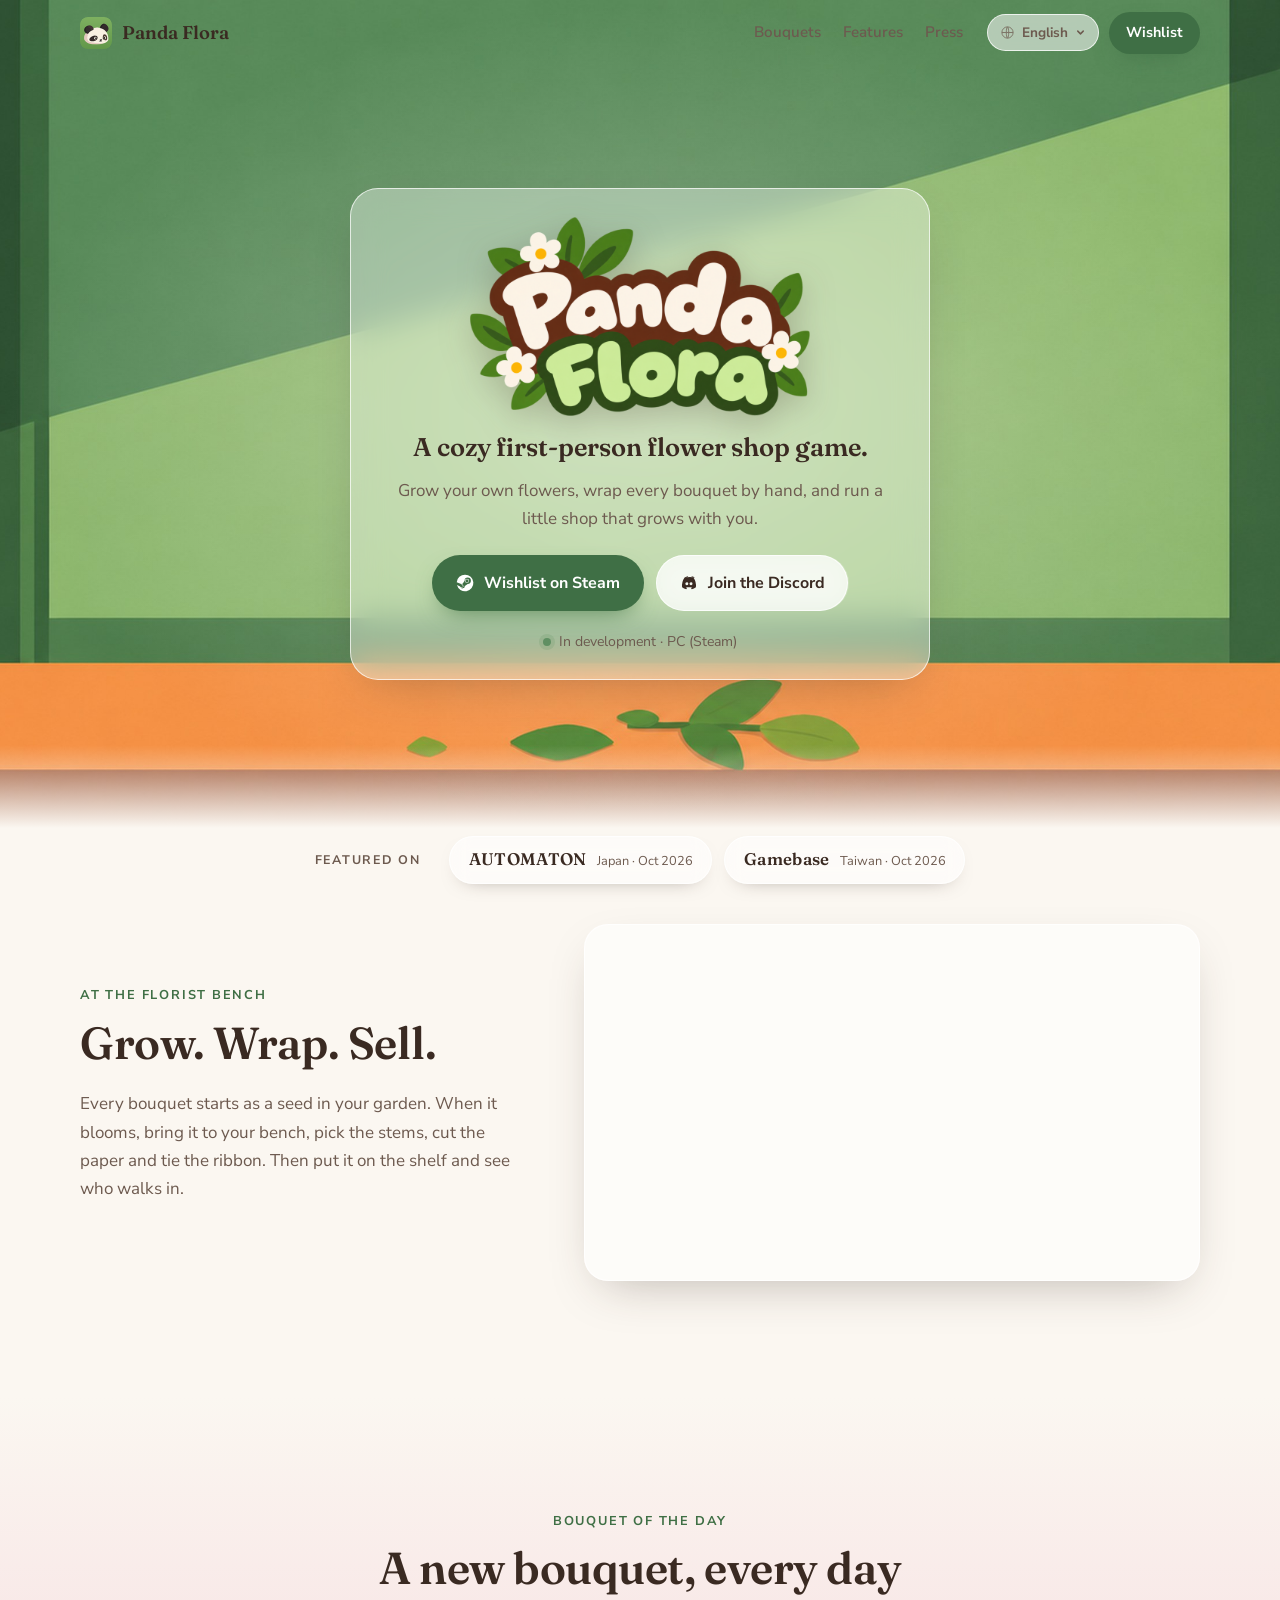
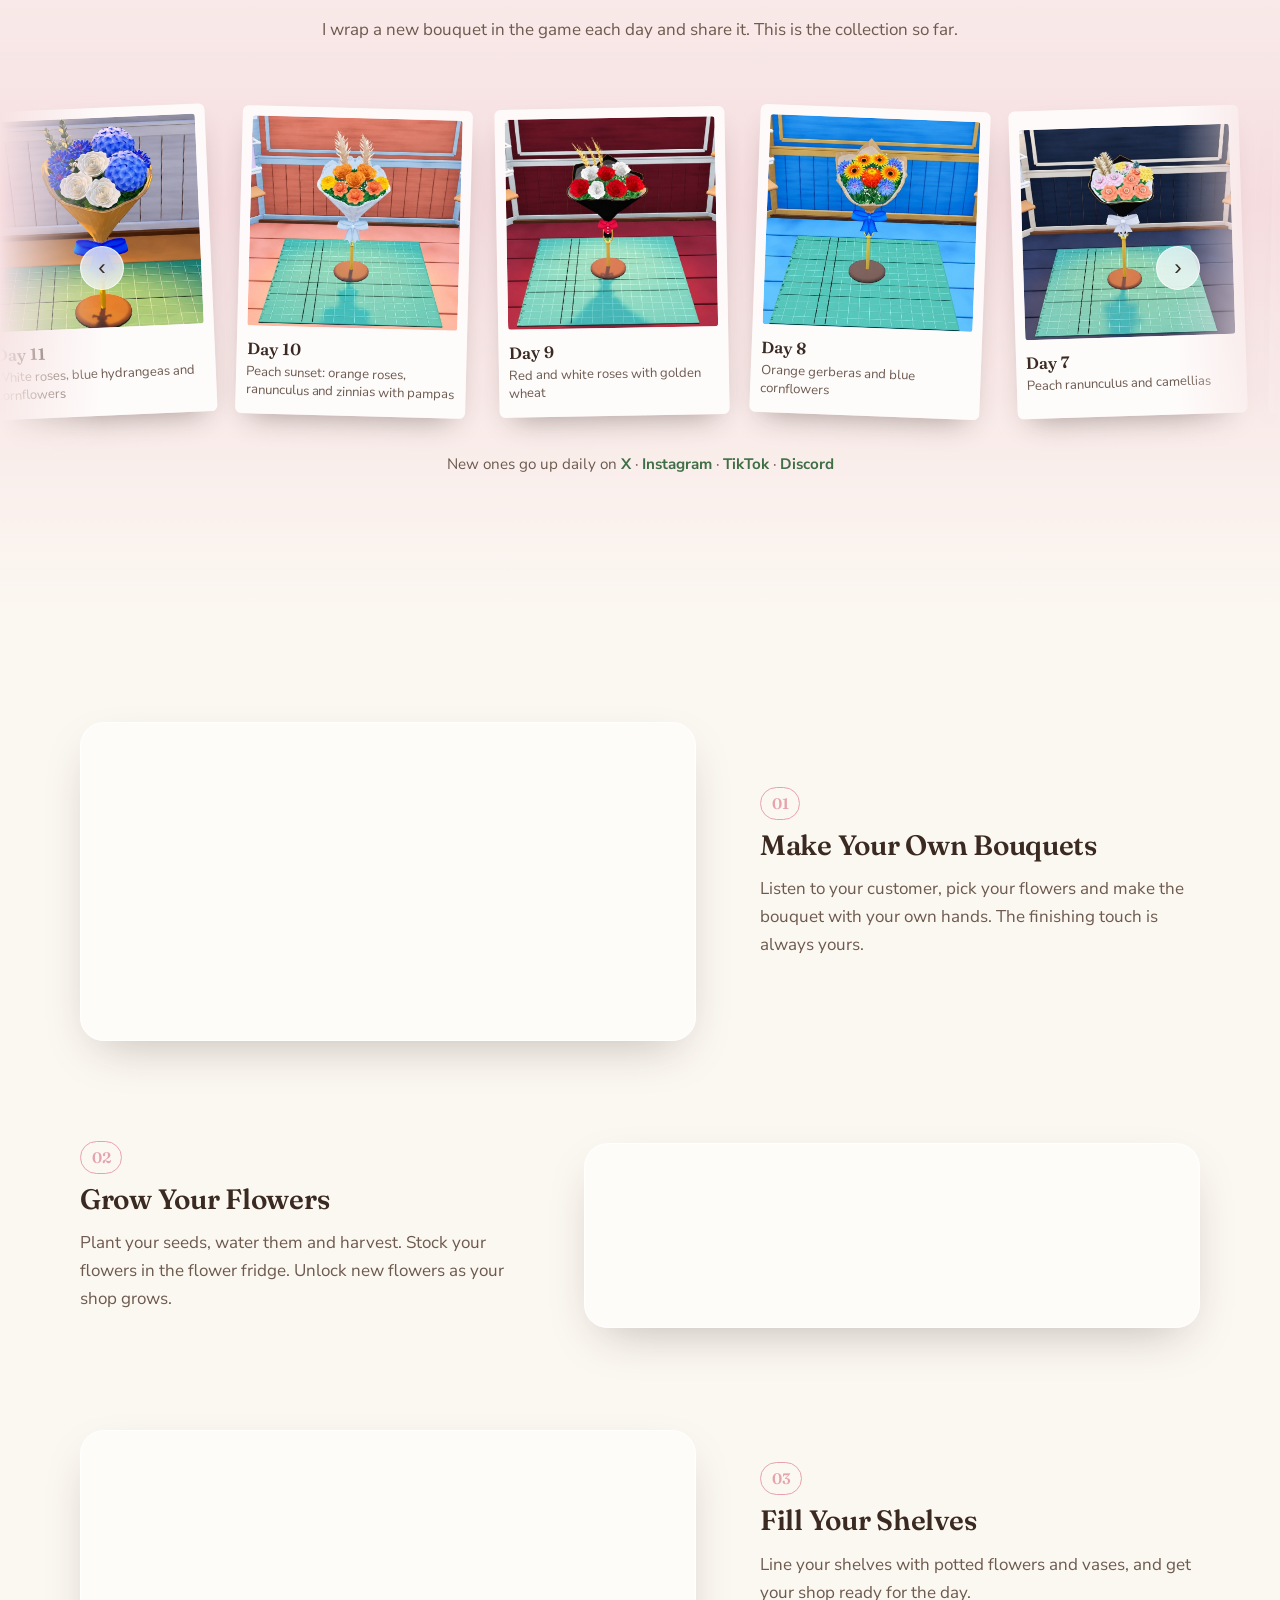
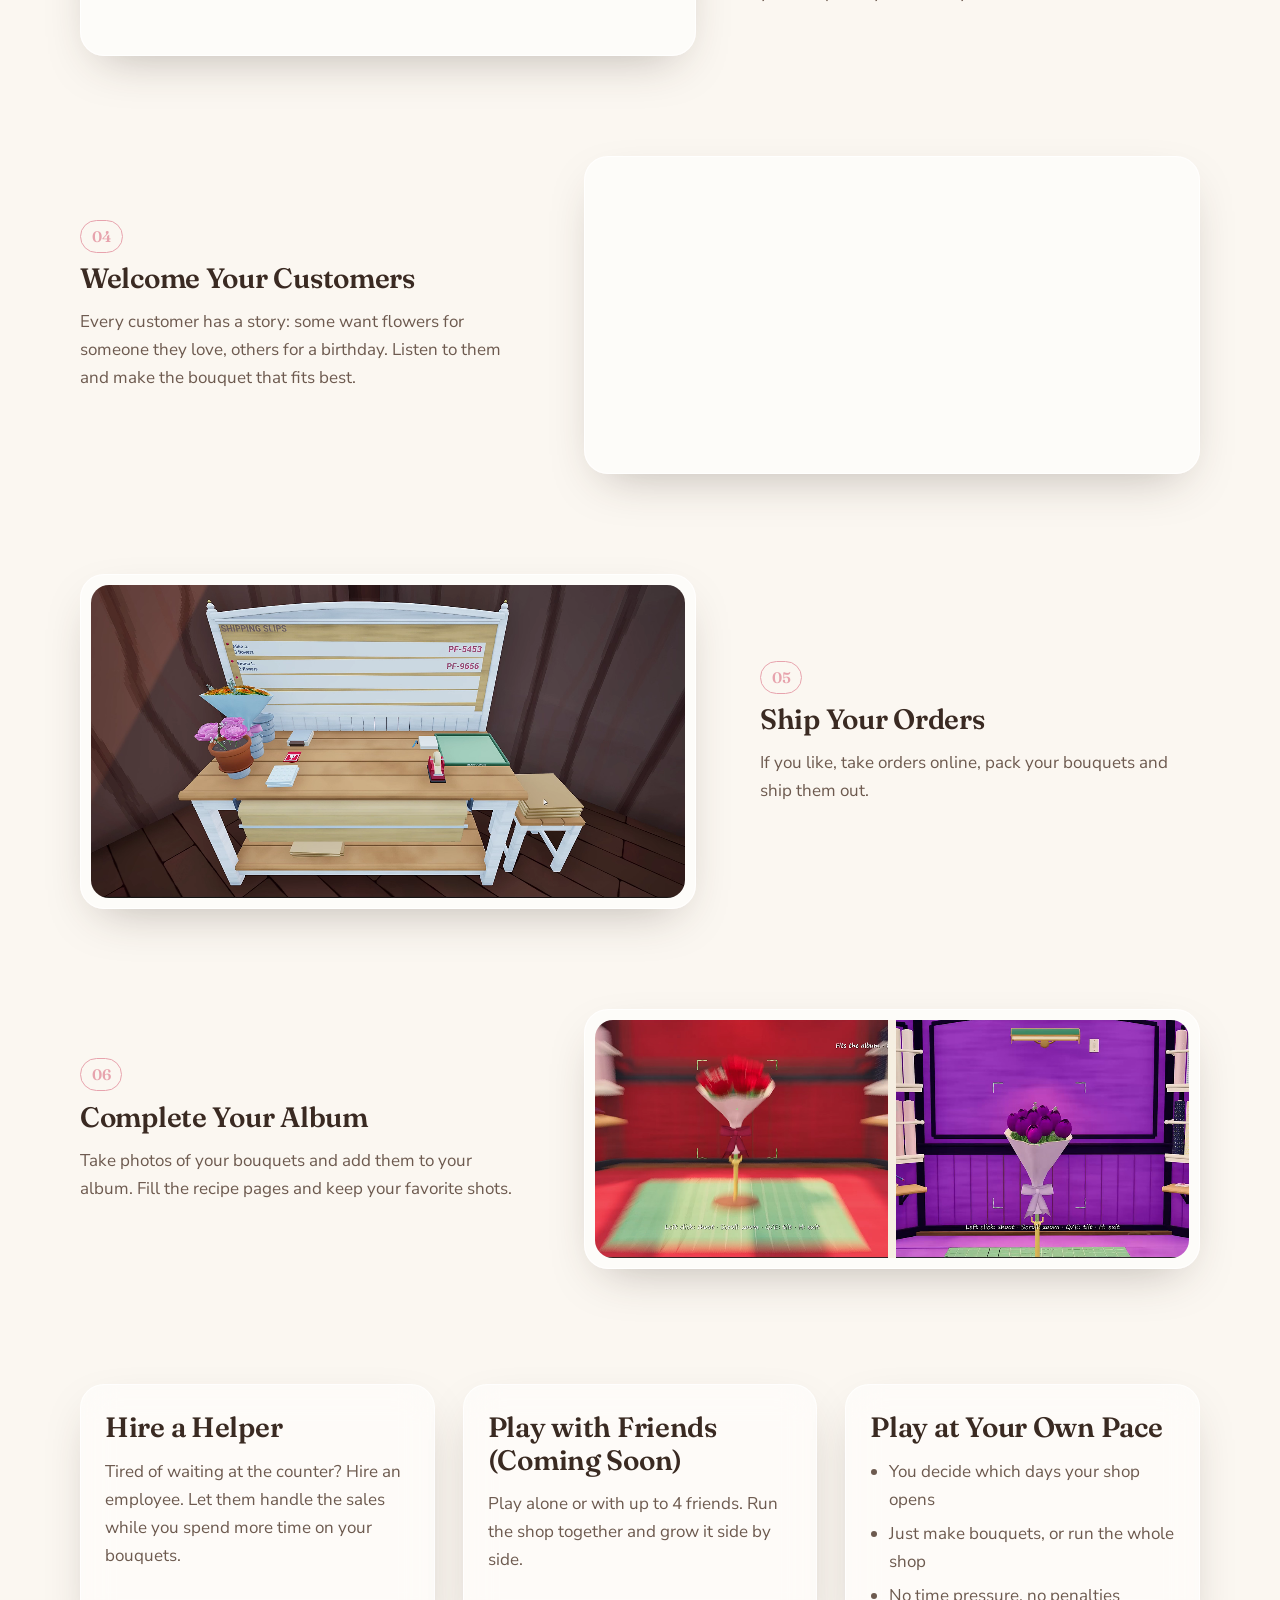
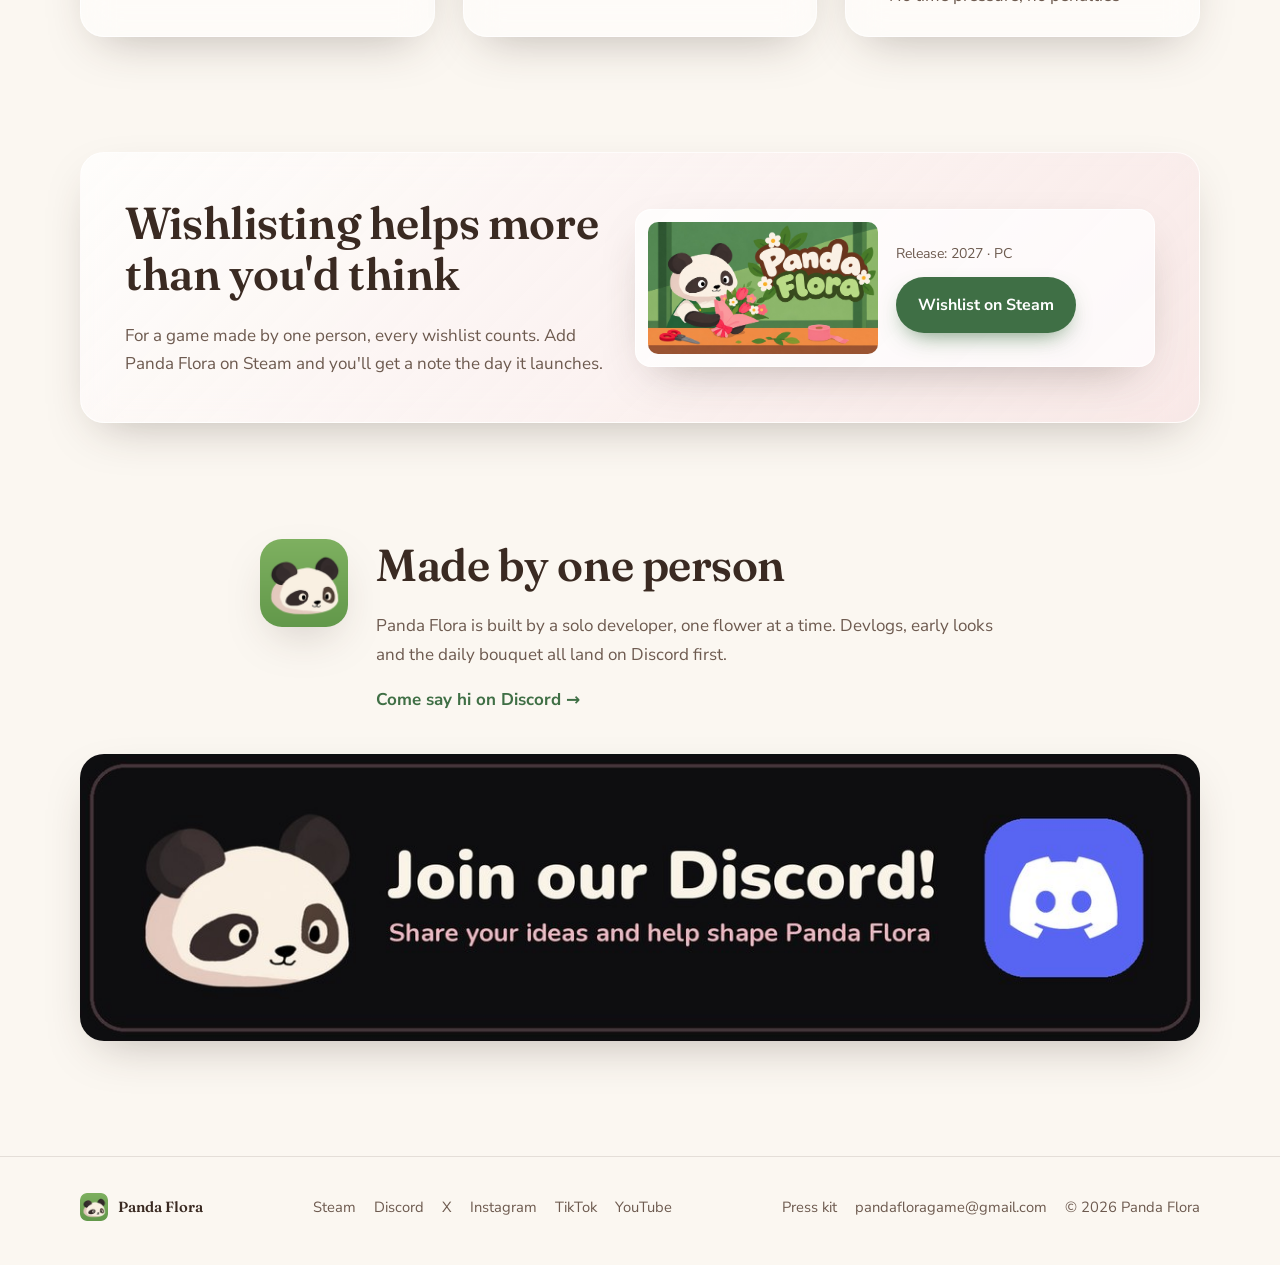
<file: index.html>
<!doctype html>
<html lang="en">
<head>
  <meta charset="utf-8">
  <meta name="viewport" content="width=device-width, initial-scale=1">
  <title>Panda Flora · A cozy flower shop game</title>
  <meta name="description" content="Panda Flora is a cozy first-person flower shop game. Grow your own flowers, wrap every bouquet by hand and run a little shop. Wishlist on Steam.">
  <meta property="og:title" content="Panda Flora · A cozy flower shop game">
  <meta property="og:description" content="Grow your own flowers, wrap every bouquet by hand and run a little shop. Wishlist on Steam.">
  <meta property="og:image" content="assets/img/capsule.jpg?v=2">
  <meta property="og:type" content="website">
  <meta name="twitter:card" content="summary_large_image">
  <meta name="twitter:site" content="@PandaFloraGame">
  <link rel="icon" type="image/png" href="assets/img/favicon.png?v=2">
  <link rel="apple-touch-icon" href="assets/img/apple-touch-icon.png?v=2">
  <link rel="preconnect" href="https://fonts.googleapis.com">
  <link rel="preconnect" href="https://fonts.gstatic.com" crossorigin>
  <link href="https://fonts.googleapis.com/css2?family=Fraunces:opsz,wght@9..144,500;9..144,600&family=Nunito+Sans:opsz,wght@6..12,400;6..12,600;6..12,700&family=Zen+Maru+Gothic:wght@500;700&family=Noto+Sans+TC:wght@400;700&family=Noto+Serif+TC:wght@600&family=Noto+Sans+KR:wght@400;700&family=Noto+Sans+SC:wght@400;700&family=Noto+Serif+SC:wght@600&family=Noto+Sans+Arabic:wght@400;700&family=Noto+Naskh+Arabic:wght@600&display=swap" rel="stylesheet">
  <link rel="stylesheet" href="assets/css/style.css?v=20261024c">
</head>
<body>

<header class="nav" id="top">
  <div class="nav__inner">
    <a class="nav__brand" href="#top" aria-label="Panda Flora home">
      <img src="assets/img/favicon.png?v=2" alt="" width="32" height="32">
      <span>Panda Flora</span>
    </a>
    <nav class="nav__links" aria-label="Main">
      <a href="#bouquets" data-i18n="nav.bouquets">Bouquets</a>
      <a href="#features" data-i18n="nav.features">Features</a>
      <a href="press.html" data-i18n="nav.press">Press</a>
    </nav>
    <div class="nav__actions">
      <div class="langmenu" id="langMenu">
        <button class="lang langmenu__btn" type="button" id="langBtn" aria-haspopup="listbox" aria-expanded="false" aria-label="Language">
          <svg class="langmenu__globe" viewBox="0 0 24 24" aria-hidden="true"><circle cx="12" cy="12" r="9" fill="none" stroke="currentColor" stroke-width="1.6"/><path d="M3 12h18M12 3c2.6 2.6 2.6 15.4 0 18M12 3c-2.6 2.6-2.6 15.4 0 18" fill="none" stroke="currentColor" stroke-width="1.6"/></svg>
          <span id="langCurrent">English</span>
          <svg class="langmenu__chev" viewBox="0 0 12 12" aria-hidden="true"><path d="M3 4.5 6 7.5 9 4.5" fill="none" stroke="currentColor" stroke-width="1.6" stroke-linecap="round" stroke-linejoin="round"/></svg>
        </button>
        <ul class="langmenu__list" role="listbox" aria-label="Language" hidden></ul>
      </div>
      <a class="btn btn--small btn--primary js-steam" href="https://store.steampowered.com/app/5337790/Panda_Flora/" data-i18n="nav.wishlist">Wishlist</a>
    </div>
  </div>
</header>

<main>

  <!-- Hero -->
  <section class="hero">
    <div class="hero__bg" aria-hidden="true"></div>
    <div class="hero__content">
      <img class="hero__logo" src="assets/img/logo.png?v=2" alt="Panda Flora" width="900" height="526">
      <p class="hero__tagline" data-i18n="hero.tagline">A cozy first-person flower shop game.</p>
      <p class="hero__sub" data-i18n="hero.sub">Grow your own flowers, wrap every bouquet by hand, and run a little shop that grows with you.</p>
      <div class="hero__cta">
        <a class="btn btn--primary js-steam" href="https://store.steampowered.com/app/5337790/Panda_Flora/">
          <svg class="btn__icon" viewBox="0 0 24 24" aria-hidden="true"><path fill="currentColor" d="M12 2a10 10 0 0 0-9.96 9.1l5.36 2.22a2.83 2.83 0 0 1 1.6-.5h.16l2.38-3.46v-.05a3.77 3.77 0 1 1 3.77 3.77h-.09l-3.4 2.43v.13a2.84 2.84 0 0 1-5.62.56L2.36 14.5A10 10 0 1 0 12 2Zm-4.72 15.18-1.23-.5a2.13 2.13 0 1 0 1.17-2.9l1.27.52a1.57 1.57 0 1 1-1.2 2.9Zm9.6-7.8a2.51 2.51 0 1 0-2.5 2.5 2.51 2.51 0 0 0 2.5-2.5Zm-4.39 0a1.88 1.88 0 1 1 1.88 1.88 1.88 1.88 0 0 1-1.88-1.88Z"/></svg>
          <span data-i18n="cta.wishlist">Wishlist on Steam</span>
        </a>
        <a class="btn btn--glass" href="https://discord.gg/ZaYYqCMU4R" target="_blank" rel="noopener">
          <svg class="btn__icon" viewBox="0 0 24 24" aria-hidden="true"><path fill="currentColor" d="M19.3 5.3A16.6 16.6 0 0 0 15.2 4l-.2.4a15.3 15.3 0 0 1 3.7 1.8 13.4 13.4 0 0 0-11.4 0A15.3 15.3 0 0 1 11 4.4L10.8 4a16.6 16.6 0 0 0-4.1 1.3A17.3 17.3 0 0 0 3.7 17a16.8 16.8 0 0 0 5 2.5l1.1-1.7a10.4 10.4 0 0 1-1.7-.8l.4-.3a11.9 11.9 0 0 0 7 0l.4.3a10.4 10.4 0 0 1-1.7.8l1.1 1.7a16.8 16.8 0 0 0 5-2.5 17.2 17.2 0 0 0-3-11.7ZM9.5 14.6a1.8 1.8 0 1 1 1.7-1.8 1.8 1.8 0 0 1-1.7 1.8Zm5 0a1.8 1.8 0 1 1 1.7-1.8 1.8 1.8 0 0 1-1.7 1.8Z"/></svg>
          <span data-i18n="cta.discord">Join the Discord</span>
        </a>
      </div>
      <p class="hero__status"><span class="dot" aria-hidden="true"></span><span data-i18n="hero.status">In development · PC (Steam)</span></p>
    </div>
  </section>

  <!-- Featured on (add a new <a class="featured__item"> for each outlet or channel) -->
  <section class="featured" aria-labelledby="featuredTitle">
    <div class="wrap featured__inner">
      <p class="featured__label" id="featuredTitle" data-i18n="feat.label">Featured on</p>
      <div class="featured__list">
        <a class="featured__item" href="https://automaton-media.com/articles/newsjp/20261006-471999/" target="_blank" rel="noopener">
          <span class="featured__name">AUTOMATON</span>
          <span class="featured__meta" data-i18n="feat.automaton">Japan · Oct 2026</span>
        </a>
        <a class="featured__item" href="https://news.gamebase.com.tw/news/detail/99441641" target="_blank" rel="noopener">
          <span class="featured__name">Gamebase</span>
          <span class="featured__meta" data-i18n="feat.gamebase">Taiwan · Oct 2026</span>
        </a>
      </div>
    </div>
  </section>

  <!-- Gameplay -->
  <section class="section gameplay">
    <div class="wrap gameplay__grid">
      <div class="gameplay__text">
        <p class="eyebrow" data-i18n="play.eyebrow">At the florist bench</p>
        <h2 data-i18n="play.title">Grow. Wrap. Sell.</h2>
        <p data-i18n="play.body">Every bouquet starts as a seed in your garden. When it blooms, bring it to your bench, pick the stems, cut the paper and tie the ribbon. Then put it on the shelf and see who walks in.</p>
      </div>
      <figure class="glass-frame gameplay__video">
        <video poster="assets/img/wrap-poster.jpg" autoplay muted loop playsinline preload="metadata" aria-label="Wrapping a bouquet of blue hydrangeas and white roses in Panda Flora"><source src="assets/video/wrap.webm?v=2" type="video/webm"><source src="assets/video/wrap.mp4?v=2" type="video/mp4"></video>
      </figure>
    </div>
  </section>

  <!-- Bouquet of the Day -->
  <section class="section bouquets" id="bouquets">
    <div class="wrap section__head">
      <p class="eyebrow" data-i18n="botd.eyebrow">Bouquet of the Day</p>
      <h2 data-i18n="botd.title">A new bouquet, every day</h2>
      <p class="section__lead" data-i18n="botd.lead">I wrap a new bouquet in the game each day and share it. This is the collection so far.</p>
    </div>
    <div class="marquee-wrap">
      <button class="marquee__arrow marquee__arrow--prev" type="button" data-dir="prev" aria-label="Previous bouquets">‹</button>
      <div class="marquee" id="marquee" aria-label="Bouquet of the Day gallery">
        <div class="marquee__track" id="marqueeTrack"></div>
      </div>
      <button class="marquee__arrow marquee__arrow--next" type="button" data-dir="next" aria-label="Next bouquets">›</button>
    </div>
    <p class="bouquets__follow wrap">
      <span data-i18n="botd.follow">New ones go up daily on</span>
      <a href="https://x.com/PandaFloraGame" target="_blank" rel="noopener">X</a> ·
      <a href="https://www.instagram.com/pandafloragame/" target="_blank" rel="noopener">Instagram</a> ·
      <a href="https://www.tiktok.com/@pandafloragame" target="_blank" rel="noopener">TikTok</a> ·
      <a href="https://discord.gg/ZaYYqCMU4R" target="_blank" rel="noopener">Discord</a>
    </p>
  </section>

  <!-- Features -->
  <section class="section features" id="features">
    <div class="wrap">
      <article class="feature">
        <figure class="feature__img glass-frame"><video class="js-lazyvideo" muted loop playsinline preload="none" poster="assets/img/shots/f-wrap.jpg" aria-label="Cutting wrapping paper, arranging roses and tying the ribbon at the florist bench"><source src="assets/video/f-wrap.webm" type="video/webm"><source src="assets/video/f-wrap.mp4" type="video/mp4"></video></figure>
        <div class="feature__text">
          <span class="feature__num">01</span>
          <h3 data-i18n="f1.title">Make Your Own Bouquets</h3>
          <p data-i18n="f1.body">Listen to your customer, pick your flowers and make the bouquet with your own hands. The finishing touch is always yours.</p>
        </div>
      </article>
      <article class="feature feature--flip">
        <figure class="feature__img glass-frame"><video class="js-lazyvideo" muted loop playsinline preload="none" poster="assets/img/shots/f-garden.jpg" aria-label="Planting, watering and harvesting tulips in the garden"><source src="assets/video/f-garden.webm" type="video/webm"><source src="assets/video/f-garden.mp4" type="video/mp4"></video></figure>
        <div class="feature__text">
          <span class="feature__num">02</span>
          <h3 data-i18n="f2.title">Grow Your Flowers</h3>
          <p data-i18n="f2.body">Plant your seeds, water them and harvest. Stock your flowers in the flower fridge. Unlock new flowers as your shop grows.</p>
        </div>
      </article>
      <article class="feature">
        <figure class="feature__img glass-frame"><video class="js-lazyvideo" muted loop playsinline preload="none" poster="assets/img/shots/f-shelves.jpg" aria-label="Placing potted flowers and vases on the shop shelves"><source src="assets/video/f-shelves.webm" type="video/webm"><source src="assets/video/f-shelves.mp4" type="video/mp4"></video></figure>
        <div class="feature__text">
          <span class="feature__num">03</span>
          <h3 data-i18n="f3.title">Fill Your Shelves</h3>
          <p data-i18n="f3.body">Line your shelves with potted flowers and vases, and get your shop ready for the day.</p>
        </div>
      </article>
      <article class="feature feature--flip">
        <figure class="feature__img glass-frame"><video class="js-lazyvideo" muted loop playsinline preload="none" poster="assets/img/shots/f-customers.jpg" aria-label="A customer telling their story at the counter"><source src="assets/video/f-customers.webm" type="video/webm"><source src="assets/video/f-customers.mp4" type="video/mp4"></video></figure>
        <div class="feature__text">
          <span class="feature__num">04</span>
          <h3 data-i18n="f4.title">Welcome Your Customers</h3>
          <p data-i18n="f4.body">Every customer has a story: some want flowers for someone they love, others for a birthday. Listen to them and make the bouquet that fits best.</p>
        </div>
      </article>
      <article class="feature">
        <figure class="feature__img glass-frame"><video class="js-lazyvideo" muted loop playsinline preload="none" poster="assets/img/shots/f-shipping.jpg" aria-label="Packing an online order and loading it onto the boat"><source src="assets/video/f-shipping.webm" type="video/webm"><source src="assets/video/f-shipping.mp4" type="video/mp4"></video></figure>
        <div class="feature__text">
          <span class="feature__num">05</span>
          <h3 data-i18n="f5.title">Ship Your Orders</h3>
          <p data-i18n="f5.body">If you like, take orders online, pack your bouquets and ship them out.</p>
        </div>
      </article>
      <article class="feature feature--flip">
        <figure class="feature__img glass-frame"><video class="js-lazyvideo" muted loop playsinline preload="none" poster="assets/img/shots/f-album.jpg" aria-label="Photographing a bouquet and pinning it into the album"><source src="assets/video/f-album.webm" type="video/webm"><source src="assets/video/f-album.mp4" type="video/mp4"></video></figure>
        <div class="feature__text">
          <span class="feature__num">06</span>
          <h3 data-i18n="f6.title">Complete Your Album</h3>
          <p data-i18n="f6.body">Take photos of your bouquets and add them to your album. Fill the recipe pages and keep your favorite shots.</p>
        </div>
      </article>
    </div>
  </section>

  <!-- Smaller features -->
  <section class="section extras">
    <div class="wrap extras__grid">
      <article class="extra glass">
        <h3 data-i18n="x1.title">Hire a Helper</h3>
        <p data-i18n="x1.body">Tired of waiting at the counter? Hire an employee. Let them handle the sales while you spend more time on your bouquets.</p>
      </article>
      <article class="extra glass">
        <h3 data-i18n="x2.title">Play with Friends (Coming Soon)</h3>
        <p data-i18n="x2.body">Play alone or with up to 4 friends. Run the shop together and grow it side by side.</p>
      </article>
      <article class="extra glass">
        <h3 data-i18n="x3.title">Play at Your Own Pace</h3>
        <ul>
          <li data-i18n="x3.a">You decide which days your shop opens</li>
          <li data-i18n="x3.b">Just make bouquets, or run the whole shop</li>
          <li data-i18n="x3.c">No time pressure, no penalties</li>
        </ul>
      </article>
    </div>
  </section>

  <!-- Wishlist band -->
  <section class="section cta-band">
    <div class="wrap">
      <div class="cta-band__card glass">
        <div class="cta-band__text">
          <h2 data-i18n="band.title">Wishlisting helps more than you'd think</h2>
          <p data-i18n="band.body">For a game made by one person, every wishlist counts. Add Panda Flora on Steam and you'll get a note the day it launches.</p>
        </div>
        <div class="cta-band__widget">
          <a class="steamcard js-steam" href="https://store.steampowered.com/app/5337790/Panda_Flora/">
            <img src="assets/img/capsule.jpg?v=2" alt="Panda Flora" width="1232" height="706" loading="lazy">
            <span class="steamcard__body">
              <span class="steamcard__meta"><span data-i18n="sc.release">Release: 2027</span> · PC</span>
              <span class="btn btn--primary steamcard__btn" data-i18n="cta.wishlist">Wishlist on Steam</span>
            </span>
          </a>
        </div>
      </div>
    </div>
  </section>

  <!-- Dev note -->
  <section class="section devnote">
    <div class="wrap devnote__inner">
      <img src="assets/img/apple-touch-icon.png?v=2" alt="" width="88" height="88" class="devnote__icon">
      <div>
        <h2 data-i18n="dev.title">Made by one person</h2>
        <p data-i18n="dev.body">Panda Flora is built by a solo developer, one flower at a time. Devlogs, early looks and the daily bouquet all land on Discord first.</p>
        <a class="link-arrow" href="https://discord.gg/ZaYYqCMU4R" target="_blank" rel="noopener" data-i18n="dev.link">Come say hi on Discord</a>
      </div>
    </div>
    <a class="wrap discord-banner" href="https://discord.gg/ZaYYqCMU4R" target="_blank" rel="noopener"><img class="js-langimg" data-src="assets/img/discord/{lang}.jpg" src="assets/img/discord/en.jpg" alt="Join the Panda Flora Discord" width="1170" height="300" loading="lazy"></a>
  </section>

</main>

<footer class="footer">
  <div class="wrap footer__inner">
    <div class="footer__brand">
      <img src="assets/img/favicon.png?v=2" alt="" width="28" height="28">
      <span>Panda Flora</span>
    </div>
    <nav class="footer__links" aria-label="Social">
      <a class="js-steam" href="https://store.steampowered.com/app/5337790/Panda_Flora/">Steam</a>
      <a href="https://discord.gg/ZaYYqCMU4R" target="_blank" rel="noopener">Discord</a>
      <a href="https://x.com/PandaFloraGame" target="_blank" rel="noopener">X</a>
      <a href="https://www.instagram.com/pandafloragame/" target="_blank" rel="noopener">Instagram</a>
      <a href="https://www.tiktok.com/@pandafloragame" target="_blank" rel="noopener">TikTok</a>
      <a href="https://www.youtube.com/@PandaFloraGame" target="_blank" rel="noopener">YouTube</a>
    </nav>
    <div class="footer__meta">
      <a href="press.html" data-i18n="foot.press">Press kit</a>
      <a href="mailto:pandafloragame@gmail.com">pandafloragame@gmail.com</a>
      <span>© 2026 Panda Flora</span>
    </div>
  </div>
</footer>

<div class="lightbox" id="lightbox" hidden>
  <button class="lightbox__close" type="button" aria-label="Close">×</button>
  <figure>
    <img id="lightboxImg" alt="">
    <figcaption id="lightboxCap"></figcaption>
  </figure>
</div>

<script src="assets/js/bouquets.js?v=20261024c"></script>
<script src="assets/js/i18n.js?v=20261024c"></script>
<script src="assets/js/main.js?v=20261024c"></script>
<script data-goatcounter="https://pandaflora.goatcounter.com/count" async src="//gc.zgo.at/count.js"></script>
</body>
</html>
</file>
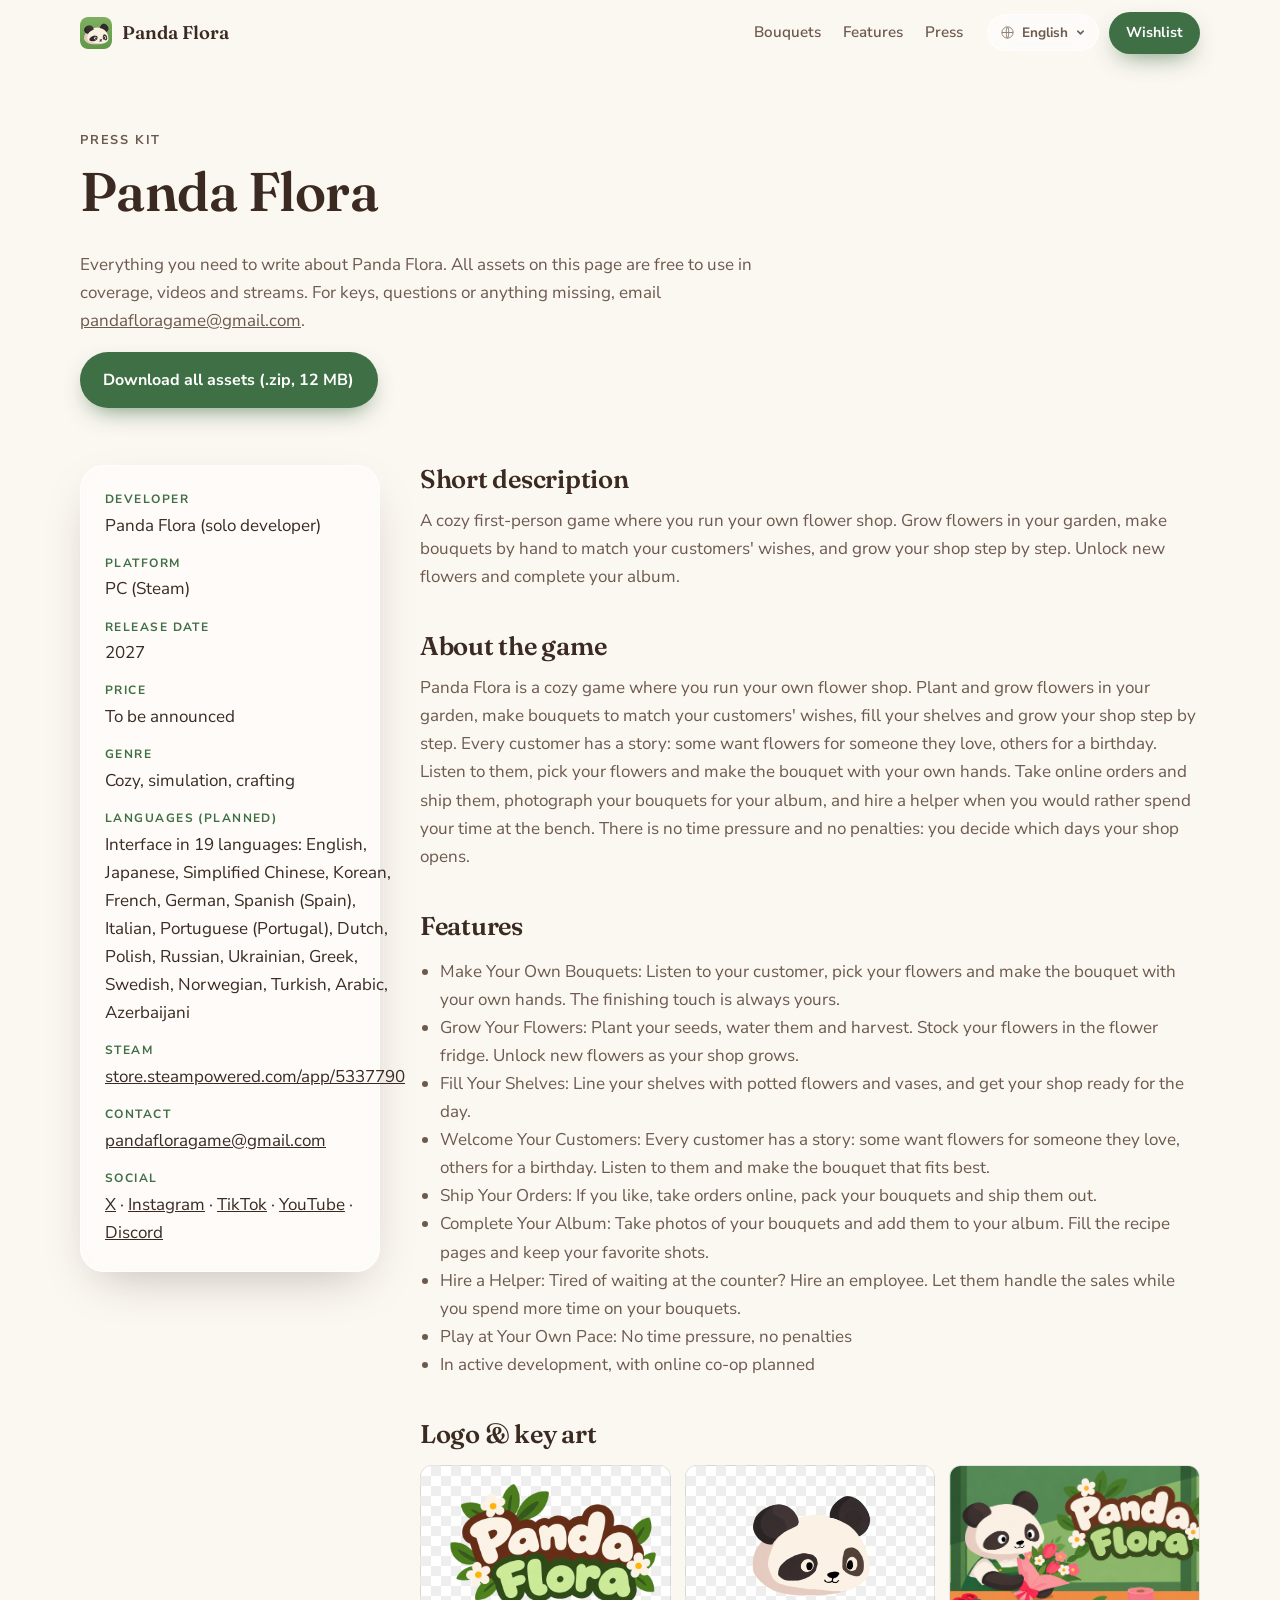
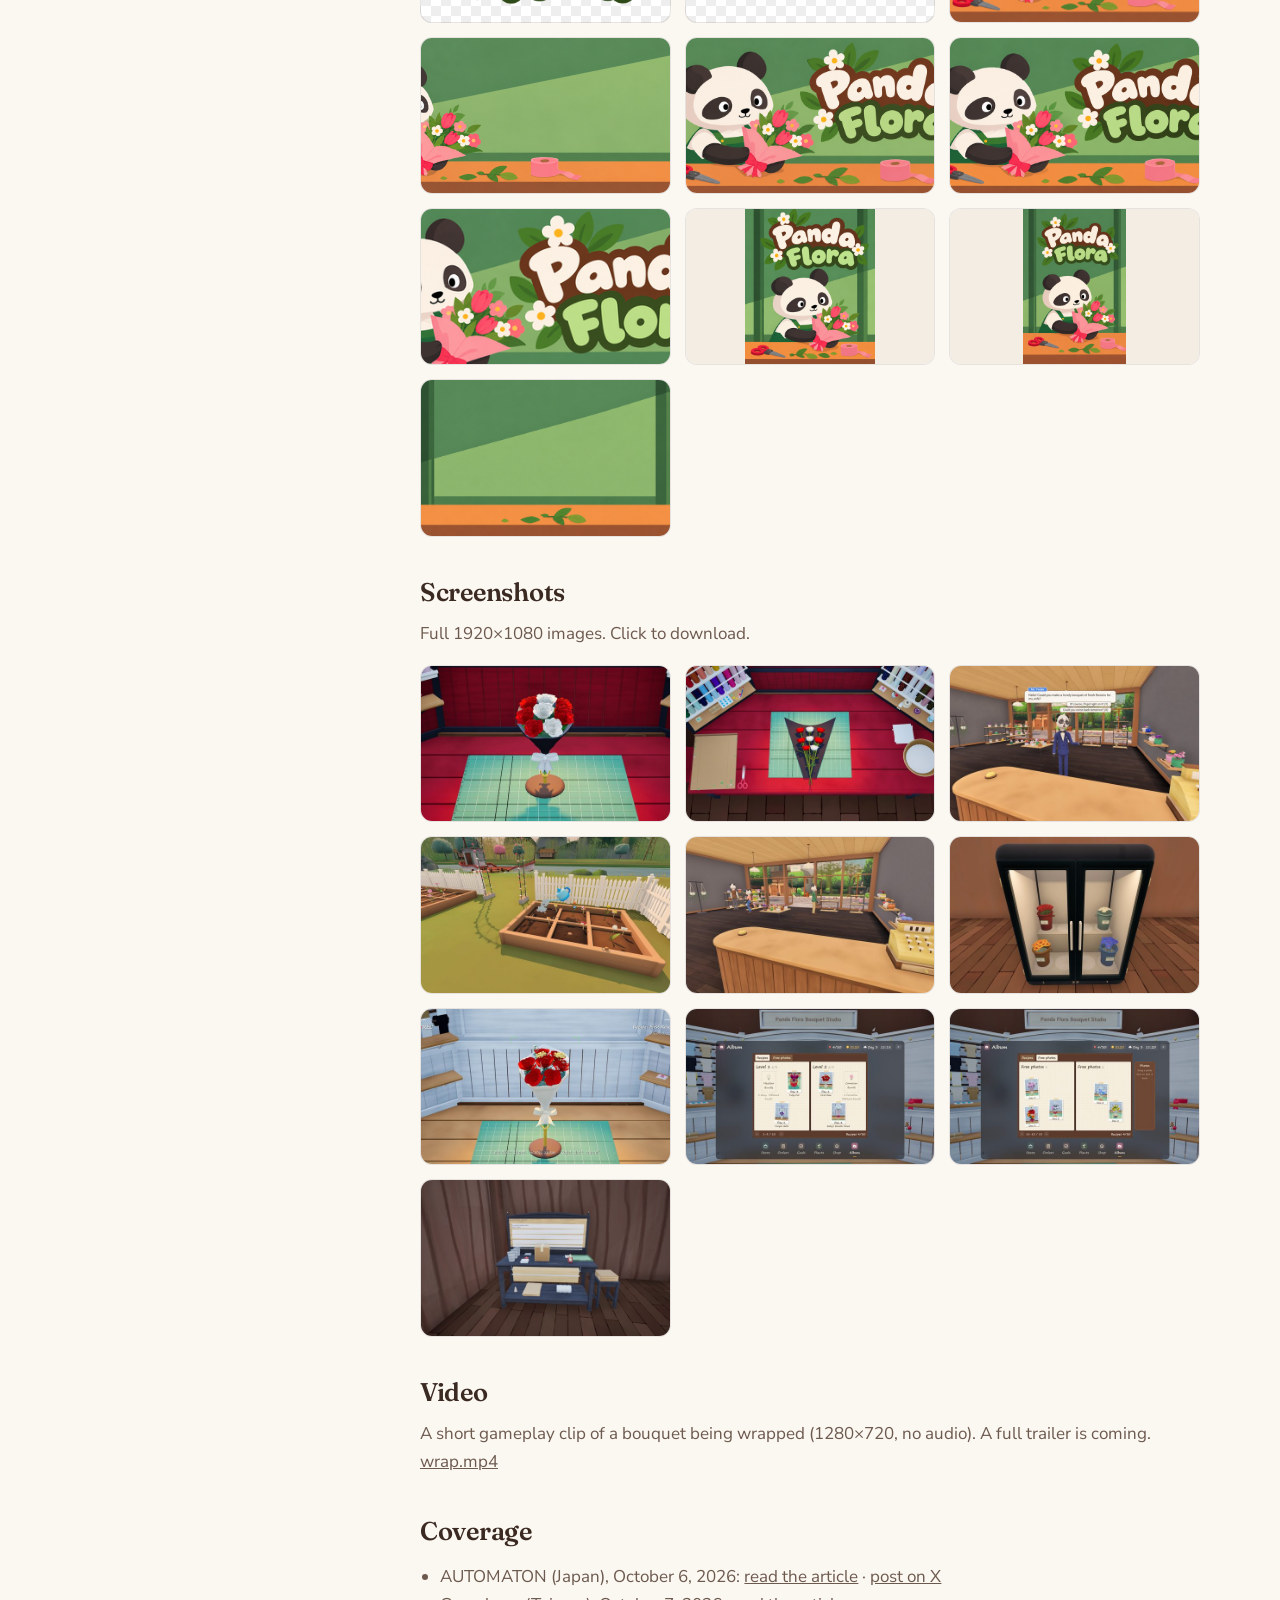
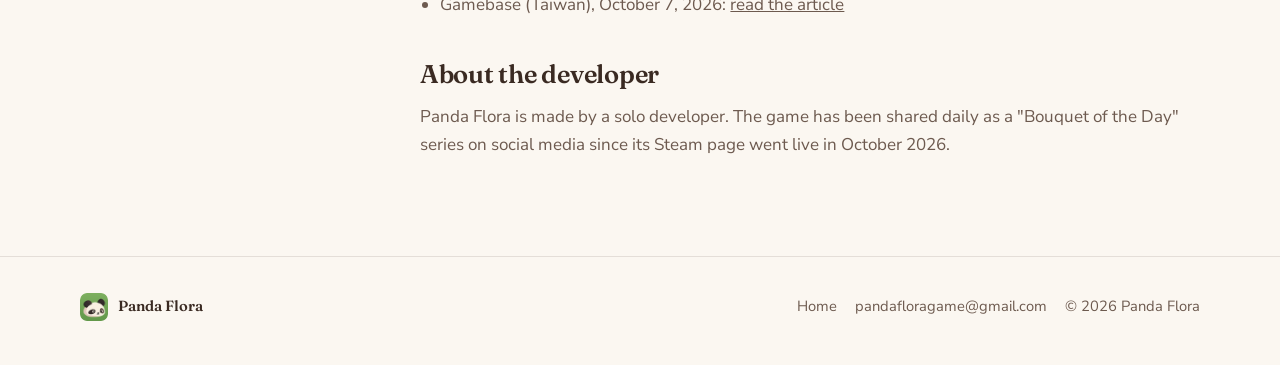
<file: press.html>
<!doctype html>
<html lang="en">
<head>
  <meta charset="utf-8">
  <meta name="viewport" content="width=device-width, initial-scale=1">
  <title>Press Kit · Panda Flora</title>
  <meta name="description" content="Press kit for Panda Flora, a cozy first-person flower shop game: fact sheet, description, logos, key art and screenshots.">
  <link rel="icon" type="image/png" href="assets/img/favicon.png?v=2">
  <link rel="preconnect" href="https://fonts.googleapis.com">
  <link rel="preconnect" href="https://fonts.gstatic.com" crossorigin>
  <link href="https://fonts.googleapis.com/css2?family=Fraunces:opsz,wght@9..144,500;9..144,600&family=Nunito+Sans:opsz,wght@6..12,400;6..12,600;6..12,700&family=Zen+Maru+Gothic:wght@500;700&family=Noto+Sans+TC:wght@400;700&family=Noto+Serif+TC:wght@600&family=Noto+Sans+KR:wght@400;700&family=Noto+Sans+SC:wght@400;700&family=Noto+Serif+SC:wght@600&family=Noto+Sans+Arabic:wght@400;700&family=Noto+Naskh+Arabic:wght@600&display=swap" rel="stylesheet">
  <link rel="stylesheet" href="assets/css/style.css?v=20261024c">
</head>
<body>

<header class="nav is-scrolled">
  <div class="nav__inner">
    <a class="nav__brand" href="index.html" aria-label="Panda Flora home">
      <img src="assets/img/favicon.png?v=2" alt="" width="32" height="32">
      <span>Panda Flora</span>
    </a>
    <nav class="nav__links" aria-label="Main">
      <a href="index.html#bouquets" data-i18n="nav.bouquets">Bouquets</a>
      <a href="index.html#features" data-i18n="nav.features">Features</a>
      <a href="press.html" aria-current="page" data-i18n="nav.press">Press</a>
    </nav>
    <div class="nav__actions">
      <div class="langmenu" id="langMenu">
        <button class="lang langmenu__btn" type="button" id="langBtn" aria-haspopup="listbox" aria-expanded="false" aria-label="Language">
          <svg class="langmenu__globe" viewBox="0 0 24 24" aria-hidden="true"><circle cx="12" cy="12" r="9" fill="none" stroke="currentColor" stroke-width="1.6"/><path d="M3 12h18M12 3c2.6 2.6 2.6 15.4 0 18M12 3c-2.6 2.6-2.6 15.4 0 18" fill="none" stroke="currentColor" stroke-width="1.6"/></svg>
          <span id="langCurrent">English</span>
          <svg class="langmenu__chev" viewBox="0 0 12 12" aria-hidden="true"><path d="M3 4.5 6 7.5 9 4.5" fill="none" stroke="currentColor" stroke-width="1.6" stroke-linecap="round" stroke-linejoin="round"/></svg>
        </button>
        <ul class="langmenu__list" role="listbox" aria-label="Language" hidden></ul>
      </div>
      <a class="btn btn--small btn--primary js-steam" href="https://store.steampowered.com/app/5337790/Panda_Flora/" data-i18n="nav.wishlist">Wishlist</a>
    </div>
  </div>
</header>

<main class="wrap">
  <section class="press-hero">
    <p class="eyebrow" data-i18n="p.eyebrow">Press kit</p>
    <h1 style="font-size: clamp(2.2rem, 5vw, 3.4rem);">Panda Flora</h1>
    <p><span data-i18n="p.intro">Everything you need to write about Panda Flora. All assets on this page are free to use in coverage, videos and streams. For keys, questions or anything missing, email</span> <a href="mailto:pandafloragame@gmail.com">pandafloragame@gmail.com</a>.</p>
    <p><a class="btn btn--primary" href="assets/presskit/panda-flora-presskit.zip" download data-i18n="p.download">Download all assets (.zip, 12 MB)</a></p>
  </section>

  <div class="press-grid">
    <aside class="facts glass">
      <dl>
        <div><dt data-i18n="l.dev">Developer</dt><dd data-i18n="v.dev">Panda Flora (solo developer)</dd></div>
        <div><dt data-i18n="l.platform">Platform</dt><dd>PC (Steam)</dd></div>
        <div><dt data-i18n="l.release">Release date</dt><dd>2027</dd></div>
        <div><dt data-i18n="l.price">Price</dt><dd data-i18n="v.tba">To be announced</dd></div>
        <div><dt data-i18n="l.genre">Genre</dt><dd data-i18n="v.genre">Cozy, simulation, crafting</dd></div>
        <div><dt data-i18n="l.langs">Languages (planned)</dt><dd><span data-i18n="v.langs">Interface in 19 languages</span>: English, Japanese, Simplified Chinese, Korean, French, German, Spanish (Spain), Italian, Portuguese (Portugal), Dutch, Polish, Russian, Ukrainian, Greek, Swedish, Norwegian, Turkish, Arabic, Azerbaijani</dd></div>
        <div><dt>Steam</dt><dd><a class="js-steam" href="https://store.steampowered.com/app/5337790/Panda_Flora/">store.steampowered.com/app/5337790</a></dd></div>
        <div><dt data-i18n="l.contact">Contact</dt><dd><a href="mailto:pandafloragame@gmail.com">pandafloragame@gmail.com</a></dd></div>
        <div><dt data-i18n="l.social">Social</dt><dd><a href="https://x.com/PandaFloraGame" target="_blank" rel="noopener">X</a> · <a href="https://www.instagram.com/pandafloragame/" target="_blank" rel="noopener">Instagram</a> · <a href="https://www.tiktok.com/@pandafloragame" target="_blank" rel="noopener">TikTok</a> · <a href="https://www.youtube.com/@PandaFloraGame" target="_blank" rel="noopener">YouTube</a> · <a href="https://discord.gg/ZaYYqCMU4R" target="_blank" rel="noopener">Discord</a></dd></div>
      </dl>
    </aside>

    <div class="press-body">
      <h2 data-i18n="h.short">Short description</h2>
      <p data-i18n="p.short">A cozy first-person game where you run your own flower shop. Grow flowers in your garden, make bouquets by hand to match your customers' wishes, and grow your shop step by step. Unlock new flowers and complete your album.</p>

      <h2 data-i18n="h.about">About the game</h2>
      <p data-i18n="p.about">Panda Flora is a cozy game where you run your own flower shop. Plant and grow flowers in your garden, make bouquets to match your customers' wishes, fill your shelves and grow your shop step by step. Every customer has a story: some want flowers for someone they love, others for a birthday. Listen to them, pick your flowers and make the bouquet with your own hands. Take online orders and ship them, photograph your bouquets for your album, and hire a helper when you would rather spend your time at the bench. There is no time pressure and no penalties: you decide which days your shop opens.</p>

      <h2 data-i18n="h.features">Features</h2>
      <ul>
        <li data-i18n="p.f1">Make Your Own Bouquets: Listen to your customer, pick your flowers and make the bouquet with your own hands. The finishing touch is always yours.</li>
        <li data-i18n="p.f2">Grow Your Flowers: Plant your seeds, water them and harvest. Stock your flowers in the flower fridge. Unlock new flowers as your shop grows.</li>
        <li data-i18n="p.f3">Fill Your Shelves: Line your shelves with potted flowers and vases, and get your shop ready for the day.</li>
        <li data-i18n="p.f4">Welcome Your Customers: Every customer has a story: some want flowers for someone they love, others for a birthday. Listen to them and make the bouquet that fits best.</li>
        <li data-i18n="p.f5">Ship Your Orders: If you like, take orders online, pack your bouquets and ship them out.</li>
        <li data-i18n="p.f6">Complete Your Album: Take photos of your bouquets and add them to your album. Fill the recipe pages and keep your favorite shots.</li>
        <li data-i18n="p.x1">Hire a Helper: Tired of waiting at the counter? Hire an employee. Let them handle the sales while you spend more time on your bouquets.</li>
        <li data-i18n="p.x3">Play at Your Own Pace: No time pressure, no penalties</li>
        <li data-i18n="p.coop">In active development, with online co-op planned</li>
      </ul>

      <h2 data-i18n="h.logo">Logo &amp; key art</h2>
      <div class="asset-grid">
        <a class="logo-tile" href="assets/img/press/kit-logo-1280x720.png" download><img src="assets/img/press/kit-logo-1280x720.png" alt="Logo 1280×720 (transparent)" loading="lazy"></a>
        <a class="logo-tile" href="assets/img/press/kit-icon-256.png" download><img src="assets/img/press/kit-icon-256.png" alt="Icon 256×256" loading="lazy"></a>
        <a href="assets/img/press/kit-capsule-1232x706.png" download><img src="assets/img/press/kit-capsule-1232x706.png" alt="Main capsule 1232×706" loading="lazy"></a>
        <a href="assets/img/press/kit-key-art-3840x1240.png" download><img src="assets/img/press/kit-key-art-3840x1240.png" alt="Key art 3840×1240" loading="lazy"></a>
        <a href="assets/img/press/kit-header-920x430.png" download><img src="assets/img/press/kit-header-920x430.png" alt="Header capsule 920×430" loading="lazy"></a>
        <a href="assets/img/press/kit-header-920x430-b.png" download><img src="assets/img/press/kit-header-920x430-b.png" alt="Header capsule 920×430 (alt)" loading="lazy"></a>
        <a href="assets/img/press/kit-small-462x174.png" download><img src="assets/img/press/kit-small-462x174.png" alt="Small capsule 462×174" loading="lazy"></a>
        <a href="assets/img/press/kit-vertical-748x896.png" download><img src="assets/img/press/kit-vertical-748x896.png" alt="Vertical capsule 748×896" loading="lazy" style="object-fit:contain;background:#f4ede3"></a>
        <a href="assets/img/press/kit-library-600x900.png" download><img src="assets/img/press/kit-library-600x900.png" alt="Library capsule 600×900" loading="lazy" style="object-fit:contain;background:#f4ede3"></a>
        <a href="assets/img/press/kit-background-1438x810.png" download><img src="assets/img/press/kit-background-1438x810.png" alt="Background 1438×810" loading="lazy"></a>
      </div>

      <h2 data-i18n="h.shots">Screenshots</h2>
      <p data-i18n="p.shotsnote">Full 1920×1080 images. Click to download.</p>
      <div class="asset-grid">
        <a href="assets/img/press/ss-01.jpg?v=3" download><img src="assets/img/press/ss-01-thumb.jpg?v=3" alt="A finished bouquet of red and white roses on the stand" loading="lazy"></a>
        <a href="assets/img/press/ss-02.jpg?v=3" download><img src="assets/img/press/ss-02-thumb.jpg?v=3" alt="Arranging red and white roses in black paper" loading="lazy"></a>
        <a href="assets/img/press/ss-03.jpg?v=3" download><img src="assets/img/press/ss-03-thumb.jpg?v=3" alt="Mr. Panda asks for a bouquet at the counter" loading="lazy"></a>
        <a href="assets/img/press/ss-04.jpg?v=3" download><img src="assets/img/press/ss-04-thumb.jpg?v=3" alt="The garden beds outside the shop" loading="lazy"></a>
        <a href="assets/img/press/ss-05.jpg?v=3" download><img src="assets/img/press/ss-05-thumb.jpg?v=3" alt="Customers browsing the shop" loading="lazy"></a>
        <a href="assets/img/press/ss-06.jpg?v=3" download><img src="assets/img/press/ss-06-thumb.jpg?v=3" alt="The flower fridge" loading="lazy"></a>
        <a href="assets/img/press/ss-07.jpg?v=3" download><img src="assets/img/press/ss-07-thumb.jpg?v=3" alt="A bouquet of red roses in white paper" loading="lazy"></a>
        <a href="assets/img/press/ss-08.jpg?v=3" download><img src="assets/img/press/ss-08-thumb.jpg?v=3" alt="Photo album recipe pages" loading="lazy"></a>
        <a href="assets/img/press/ss-09.jpg?v=3" download><img src="assets/img/press/ss-09-thumb.jpg?v=3" alt="Photo album free photo pages" loading="lazy"></a>
        <a href="assets/img/press/ss-10.jpg?v=3" download><img src="assets/img/press/ss-10-thumb.jpg?v=3" alt="The shipping desk" loading="lazy"></a>
      </div>

      <h2 data-i18n="h.video">Video</h2>
      <p><span data-i18n="p.video">A short gameplay clip of a bouquet being wrapped (1280×720, no audio). A full trailer is coming.</span> <a href="assets/video/wrap.mp4" download>wrap.mp4</a></p>

      <h2 data-i18n="h.coverage">Coverage</h2>
      <ul>
        <li>AUTOMATON (Japan), October 6, 2026: <a href="https://automaton-media.com/articles/newsjp/20261006-471999/" target="_blank" rel="noopener" data-i18n="p.article">read the article</a> · <a href="https://x.com/AUTOMATONJapan/status/2107328982559629386" target="_blank" rel="noopener" data-i18n="p.post">post on X</a></li>
        <li>Gamebase (Taiwan), October 7, 2026: <a href="https://news.gamebase.com.tw/news/detail/99441641" target="_blank" rel="noopener" data-i18n="p.article">read the article</a></li>
      </ul>

      <h2 data-i18n="h.dev">About the developer</h2>
      <p data-i18n="p.devtext">Panda Flora is made by a solo developer. The game has been shared daily as a "Bouquet of the Day" series on social media since its Steam page went live in October 2026.</p>
    </div>
  </div>
</main>

<footer class="footer" style="margin-top: 80px;">
  <div class="wrap footer__inner">
    <div class="footer__brand">
      <img src="assets/img/favicon.png?v=2" alt="" width="28" height="28">
      <span>Panda Flora</span>
    </div>
    <div class="footer__meta">
      <a href="index.html" data-i18n="foot.home">Home</a>
      <a href="mailto:pandafloragame@gmail.com">pandafloragame@gmail.com</a>
      <span>© 2026 Panda Flora</span>
    </div>
  </div>
</footer>

<script src="assets/js/i18n.js?v=20261024c"></script>
<script src="assets/js/i18n-press.js?v=20261024c"></script>
<script src="assets/js/main.js?v=20261024c"></script>
<script data-goatcounter="https://pandaflora.goatcounter.com/count" async src="//gc.zgo.at/count.js"></script>
</body>
</html>
</file>
<file: assets/css/style.css>
:root {
  --cream: #fbf7f1;
  --paper: #f4ede3;
  --ink: #3a2a22;
  --ink-soft: #6d5a4f;
  --sage: #5f8f62;
  --sage-deep: #3f6f45;
  --rose: #e7a3ad;
  --rose-soft: #f6dde0;
  --line: rgba(58, 42, 34, 0.12);
  --glass: rgba(255, 255, 255, 0.55);
  --glass-strong: rgba(255, 255, 255, 0.72);
  --glass-border: rgba(255, 255, 255, 0.75);
  --shadow: 0 18px 50px -20px rgba(58, 42, 34, 0.35);
  --radius: 18px;
  --bg-rgb: 251, 247, 241;
  --band: var(--rose-soft);
  --frame-bg: rgba(255, 255, 255, .6);
  --card-bg: rgba(255, 255, 255, .38);
  --card-border: rgba(255, 255, 255, .7);
  --polaroid-bg: rgba(255, 255, 255, .82);
  --cta-tint: rgba(246, 221, 224, .55);
  --accent: var(--sage-deep);
  --hero-tint: none;
  --serif: "Fraunces", Georgia, serif;
  --sans: "Nunito Sans", system-ui, -apple-system, "Segoe UI", sans-serif;
  color-scheme: light;
}
/* Themes */
html[data-theme="grey"] {
  --cream: #eceef1; --paper: #e2e5e9; --ink: #23272c; --ink-soft: #5a636d; --bg-rgb: 236, 238, 241;
  --rose: #8d97a3; --band: #dde1e6; --line: rgba(35, 39, 44, .12);
  --glass: rgba(255, 255, 255, .42); --glass-strong: rgba(255, 255, 255, .6); --glass-border: rgba(255, 255, 255, .6);
  --frame-bg: rgba(255, 255, 255, .45); --card-bg: rgba(225, 229, 234, .42); --card-border: rgba(255, 255, 255, .55);
  --polaroid-bg: rgba(250, 251, 252, .8); --cta-tint: rgba(205, 212, 220, .5);
  --shadow: 0 18px 50px -20px rgba(35, 39, 44, .35);
  --hero-tint: linear-gradient(rgba(200, 206, 214, .28), rgba(200, 206, 214, .28));
}
html[data-theme="dark"] {
  --cream: #141416; --paper: #1c1c1f; --ink: #f3efe8; --ink-soft: #b9b1a8; --bg-rgb: 20, 20, 22;
  --rose: #e7a3ad; --band: #211c20; --line: rgba(255, 255, 255, .1); --accent: #9ccc9a;
  --glass: rgba(28, 28, 32, .5); --glass-strong: rgba(36, 36, 40, .62); --glass-border: rgba(255, 255, 255, .14);
  --frame-bg: rgba(255, 255, 255, .06); --card-bg: rgba(18, 18, 20, .5); --card-border: rgba(255, 255, 255, .16);
  --polaroid-bg: rgba(34, 34, 38, .88); --cta-tint: rgba(231, 163, 173, .12);
  --shadow: 0 22px 60px -22px rgba(0, 0, 0, .8);
  --hero-tint: linear-gradient(rgba(10, 10, 12, .38), rgba(10, 10, 12, .38));
  color-scheme: dark;
}
html[data-theme="dark"] .btn--glass { color: var(--ink); }
html[data-theme="dark"] .lightbox { background: rgba(0, 0, 0, .6); }
html[data-theme="sage"] {
  --cream: #f1f5ee; --paper: #e6eee2; --ink: #2f3a2c; --ink-soft: #5f6d5a; --bg-rgb: 241, 245, 238;
  --rose: #c98b6f; --band: #dde9d6; --line: rgba(47, 58, 44, .12);
  --glass: rgba(255, 255, 255, .5); --glass-strong: rgba(255, 255, 255, .68); --glass-border: rgba(255, 255, 255, .7);
  --frame-bg: rgba(255, 255, 255, .55); --card-bg: rgba(241, 247, 238, .45); --card-border: rgba(255, 255, 255, .7);
  --polaroid-bg: rgba(255, 255, 255, .85); --cta-tint: rgba(205, 225, 196, .55);
  --hero-tint: linear-gradient(rgba(214, 232, 206, .22), rgba(214, 232, 206, .22));
}

/* Theme picker (preview only) */
.theme-pick { position: fixed; left: 16px; bottom: 16px; z-index: 60; display: flex; align-items: center; gap: 8px; padding: 8px 12px; border-radius: 999px; background: var(--glass-strong); border: 1px solid var(--glass-border); backdrop-filter: blur(14px); -webkit-backdrop-filter: blur(14px); box-shadow: var(--shadow); font-size: .8rem; font-weight: 700; color: var(--ink-soft); }
.theme-pick button { width: 24px; height: 24px; border-radius: 50%; border: 2px solid transparent; cursor: pointer; padding: 0; }
.theme-pick button[aria-pressed="true"] { border-color: var(--accent); box-shadow: 0 0 0 2px var(--cream) inset; }

html[lang="ja"] { --serif: "Zen Maru Gothic", "Fraunces", serif; --sans: "Zen Maru Gothic", "Nunito Sans", sans-serif; }

*, *::before, *::after { box-sizing: border-box; }
html { scroll-behavior: smooth; }
body {
  margin: 0;
  font-family: var(--sans);
  font-size: 17px;
  line-height: 1.65;
  color: var(--ink);
  background: var(--cream);
  transition: background .4s ease, color .4s ease;
  -webkit-font-smoothing: antialiased;
  overflow-x: hidden;
}
img, video, iframe { display: block; max-width: 100%; }
a { color: inherit; }
h1, h2, h3 { font-family: var(--serif); font-weight: 600; line-height: 1.15; margin: 0 0 .5em; letter-spacing: -0.01em; }
h2 { font-size: clamp(1.9rem, 3.6vw, 2.8rem); }
h3 { font-size: clamp(1.4rem, 2.4vw, 1.75rem); }
p { margin: 0 0 1em; }
.wrap { width: min(1120px, 100% - 32px); margin-inline: auto; }

/* Buttons */
.btn {
  display: inline-flex; align-items: center; gap: .55em;
  padding: .85em 1.4em; border-radius: 999px;
  font-weight: 700; font-size: 1rem; text-decoration: none;
  transition: transform .2s ease, box-shadow .2s ease, background .2s ease;
  border: 1px solid transparent; cursor: pointer;
}
.btn:hover { transform: translateY(-2px); }
.btn__icon { width: 1.25em; height: 1.25em; }
.btn--primary { background: var(--sage-deep); color: #fff; box-shadow: 0 10px 24px -10px rgba(63, 111, 69, .8); }
.btn--primary:hover { background: #355f3b; }
.btn--glass { background: var(--glass-strong); border-color: var(--glass-border); color: var(--ink); backdrop-filter: blur(12px); -webkit-backdrop-filter: blur(12px); }
.btn--small { padding: .55em 1.1em; font-size: .9rem; }

.glass {
  background: var(--glass);
  border: 1px solid var(--glass-border);
  backdrop-filter: blur(18px) saturate(1.2);
  -webkit-backdrop-filter: blur(18px) saturate(1.2);
  box-shadow: var(--shadow);
  border-radius: calc(var(--radius) + 6px);
}
.glass-frame {
  margin: 0; padding: 10px; border-radius: calc(var(--radius) + 6px);
  background: var(--frame-bg); border: 1px solid var(--glass-border);
  box-shadow: var(--shadow);
}
.glass-frame img, .glass-frame video { border-radius: var(--radius); width: 100%; height: auto; }

.eyebrow { font-size: .8rem; font-weight: 700; letter-spacing: .14em; text-transform: uppercase; color: var(--accent); margin-bottom: .8em; }
html[lang="ja"] .eyebrow { letter-spacing: .06em; }

/* Nav */
.nav { position: fixed; inset: 0 0 auto; z-index: 50; padding: 12px 16px; transition: background .3s, box-shadow .3s; }
.nav.is-scrolled { background: rgba(var(--bg-rgb), .78); backdrop-filter: blur(14px); -webkit-backdrop-filter: blur(14px); box-shadow: 0 1px 0 var(--line); }
.nav__inner { max-width: 1120px; margin: 0 auto; display: flex; align-items: center; gap: 24px; }
.nav__brand { display: flex; align-items: center; gap: 10px; text-decoration: none; font-family: var(--serif); font-weight: 600; font-size: 1.15rem; }
.nav__brand img { border-radius: 8px; }
.nav__links { display: flex; gap: 22px; margin-left: auto; }
.nav__links a { text-decoration: none; font-weight: 600; font-size: .95rem; color: var(--ink-soft); }
.nav__links a:hover { color: var(--ink); }
.nav__actions { display: flex; align-items: center; gap: 10px; }
.lang { white-space: nowrap; font: inherit; font-size: .85rem; font-weight: 700; color: var(--ink-soft); background: var(--glass); border: 1px solid var(--glass-border); border-radius: 999px; padding: .45em .9em; cursor: pointer; backdrop-filter: blur(10px); -webkit-backdrop-filter: blur(10px); }
.lang:hover { color: var(--ink); }
.langmenu { position: relative; }
.langmenu__btn { display: inline-flex; align-items: center; gap: 7px; }
.langmenu__globe { width: 15px; height: 15px; opacity: .75; }
.langmenu__chev { width: 11px; height: 11px; transition: transform .2s ease; }
.langmenu__btn[aria-expanded="true"] .langmenu__chev { transform: rotate(180deg); }
.langmenu__list { position: absolute; right: 0; top: calc(100% + 8px); z-index: 70; min-width: 178px; display: grid; grid-template-columns: 1fr 1fr; gap: 2px; width: 360px; max-height: min(70vh, 520px); overflow-y: auto; margin: 0; padding: 6px; list-style: none; border-radius: 16px; background: rgba(255, 255, 255, .72); border: 1px solid var(--glass-border); backdrop-filter: blur(18px) saturate(1.2); -webkit-backdrop-filter: blur(18px) saturate(1.2); box-shadow: var(--shadow); transform-origin: top right; animation: menuIn .16s ease-out; }
.langmenu__list[hidden] { display: none; }
@keyframes menuIn { from { opacity: 0; transform: translateY(-4px) scale(.97); } to { opacity: 1; transform: none; } }
.langmenu__list li { display: flex; align-items: center; gap: 10px; padding: .55em .75em; border-radius: 10px; cursor: pointer; font-size: .92rem; font-weight: 600; color: var(--ink-soft); outline: none; }
.langmenu__list li:hover, .langmenu__list li:focus { background: rgba(95, 143, 98, .12); color: var(--ink); }
.langmenu__list li[aria-selected="true"] { color: var(--sage-deep); }
.langmenu__list li[aria-selected="true"]::after { content: ""; margin-left: auto; width: 6px; height: 11px; border: solid var(--sage-deep); border-width: 0 2px 2px 0; transform: rotate(45deg) translate(-2px, -2px); }
.langmenu__code { display: inline-grid; place-items: center; min-width: 30px; height: 22px; padding: 0 5px; border-radius: 6px; font-size: .7rem; font-weight: 700; letter-spacing: .04em; color: var(--ink-soft); background: rgba(58, 42, 34, .06); }
html[lang="zh-Hant"] { --serif: "Noto Serif TC", "Fraunces", serif; --sans: "Noto Sans TC", "Nunito Sans", sans-serif; }

/* Hero */
.hero { position: relative; min-height: min(92vh, 860px); display: grid; place-items: center; padding: 110px 16px 70px; overflow: hidden; isolation: isolate; }
.hero__bg { position: absolute; inset: 0; z-index: -2; background: url("../img/hero.jpg?v=2") center bottom / cover no-repeat; }
.hero::after { content: ""; position: absolute; inset: 0; z-index: -1; pointer-events: none; background: var(--hero-tint), radial-gradient(ellipse at center, rgba(var(--bg-rgb), .35) 0%, rgba(var(--bg-rgb), .1) 45%, rgba(var(--bg-rgb), 0) 70%), linear-gradient(to bottom, rgba(var(--bg-rgb), 0) 90%, var(--cream) 100%); }
.hero__content { position: relative; z-index: 1; text-align: center; max-width: 580px; padding: 28px 28px 24px; border-radius: 28px; background: var(--card-bg); border: 1px solid var(--card-border); backdrop-filter: blur(16px) saturate(1.15); -webkit-backdrop-filter: blur(16px) saturate(1.15); box-shadow: var(--shadow); }
.hero__logo { width: min(340px, 72%); height: auto; margin: 0 auto 10px; filter: drop-shadow(0 8px 16px rgba(58, 42, 34, .25)); }
.hero__tagline { font-family: var(--serif); font-size: clamp(1.25rem, 2.6vw, 1.6rem); font-weight: 600; margin-bottom: .35em; }
.hero__sub { color: var(--ink-soft); max-width: 30em; margin-inline: auto; }
.hero__cta { display: flex; flex-wrap: wrap; gap: 12px; justify-content: center; margin: 22px 0 16px; }
.hero__status { font-size: .88rem; color: var(--ink-soft); margin: 0; display: inline-flex; align-items: center; gap: 8px; }
.dot { width: 8px; height: 8px; border-radius: 50%; background: var(--sage); box-shadow: 0 0 0 4px rgba(95, 143, 98, .2); }

/* Featured on */
.featured { padding: 8px 0 0; }
.featured__inner { display: flex; flex-wrap: wrap; align-items: center; justify-content: center; gap: 14px 28px; }
.featured__label { margin: 0; font-size: .78rem; font-weight: 700; letter-spacing: .14em; text-transform: uppercase; color: var(--ink-soft); }
html[lang="ja"] .featured__label { letter-spacing: .06em; }
.featured__list { display: flex; flex-wrap: wrap; justify-content: center; gap: 12px; }
.featured__item { display: inline-flex; align-items: baseline; gap: 10px; padding: .55em 1.1em; border-radius: 999px; text-decoration: none; background: var(--glass); border: 1px solid var(--glass-border); box-shadow: 0 8px 20px -14px rgba(58, 42, 34, .5); backdrop-filter: blur(10px); -webkit-backdrop-filter: blur(10px); transition: transform .2s; }
.featured__item:hover { transform: translateY(-2px); }
.featured__name { font-family: var(--serif); font-weight: 600; font-size: 1.05rem; letter-spacing: .02em; }
.featured__meta { font-size: .8rem; color: var(--ink-soft); }

/* Sections */
.section { padding: clamp(64px, 9vw, 120px) 0; }
.section__head { text-align: center; max-width: 640px; margin-bottom: 40px; }
.section__lead { color: var(--ink-soft); }

.gameplay { padding-top: 40px; }
.gameplay__grid { display: grid; grid-template-columns: 5fr 7fr; gap: clamp(28px, 5vw, 64px); align-items: center; }
.gameplay__text p:last-child { color: var(--ink-soft); }

/* Bouquet marquee */
.bouquets { background: linear-gradient(180deg, var(--cream) 0%, var(--band) 50%, var(--cream) 100%); overflow: hidden; }
.marquee-wrap { position: relative; }
.marquee { position: relative; padding: 24px 0 36px; overflow-x: auto; scrollbar-width: none; cursor: grab; user-select: none; -webkit-user-select: none; touch-action: pan-x pan-y; -webkit-mask-image: linear-gradient(90deg, transparent, #000 8%, #000 92%, transparent); mask-image: linear-gradient(90deg, transparent, #000 8%, #000 92%, transparent); }
.marquee::-webkit-scrollbar { display: none; }
.marquee.is-dragging { cursor: grabbing; }
.marquee.is-dragging .polaroid { pointer-events: none; }
.marquee__track { display: flex; gap: 28px; width: max-content; padding: 0 4px; }
.polaroid img { -webkit-user-drag: none; }
.marquee__arrow { position: absolute; top: 50%; z-index: 3; width: 44px; height: 44px; margin-top: -22px; border-radius: 50%; border: 1px solid var(--glass-border); background: var(--glass-strong); backdrop-filter: blur(10px); -webkit-backdrop-filter: blur(10px); box-shadow: var(--shadow); color: var(--ink); font-size: 1.4rem; line-height: 1; cursor: pointer; transition: transform .2s; }
.marquee__arrow:hover { transform: scale(1.08); }
.marquee__arrow--prev { left: max(12px, calc((100% - 1120px) / 2)); }
.marquee__arrow--next { right: max(12px, calc((100% - 1120px) / 2)); }
.polaroid {
  flex: 0 0 auto; width: 230px; margin: 0; padding: 10px 10px 14px; border: 0; cursor: zoom-in;
  background: var(--polaroid-bg); border-radius: 6px; box-shadow: 0 14px 30px -14px rgba(58, 42, 34, .45);
  transform: rotate(var(--tilt, 0deg)); transition: transform .3s ease, box-shadow .3s ease; font: inherit; color: inherit; text-align: left;
}
.polaroid:hover, .polaroid:focus-visible { transform: rotate(0) translateY(-6px) scale(1.03); box-shadow: 0 22px 40px -16px rgba(58, 42, 34, .5); outline: none; }
.polaroid img { width: 100%; height: auto; aspect-ratio: 1 / 1; object-fit: cover; object-position: center 30%; border-radius: 3px; }
.polaroid__day { display: block; margin-top: 10px; font-family: var(--serif); font-weight: 600; font-size: 1.02rem; }
.polaroid__name { display: block; font-size: .82rem; line-height: 1.4; color: var(--ink-soft); }
.bouquets__follow { text-align: center; color: var(--ink-soft); font-size: .95rem; }
.bouquets__follow a { font-weight: 700; color: var(--accent); text-decoration: none; }
.bouquets__follow a:hover { text-decoration: underline; }

/* Features */
.features .wrap { display: grid; gap: clamp(56px, 8vw, 100px); }
.feature { display: grid; grid-template-columns: 7fr 5fr; gap: clamp(28px, 5vw, 64px); align-items: center; }
.feature--flip { grid-template-columns: 5fr 7fr; }
.feature--flip .feature__img { order: 2; }
.feature__num { display: inline-block; font-family: var(--serif); font-size: .95rem; color: var(--rose); font-weight: 600; margin-bottom: .6em; padding: .2em .7em; border: 1px solid var(--rose); border-radius: 999px; }
.feature__text p { color: var(--ink-soft); }

/* Discord banner under the dev note */
.discord-banner { display: block; margin-top: clamp(24px, 4vw, 40px); }
.discord-banner img { width: 100%; height: auto; border-radius: calc(var(--radius) + 6px); box-shadow: var(--shadow); transition: transform .2s; }
.discord-banner:hover img { transform: translateY(-2px); }

/* Smaller features */
.extras { padding-top: 0; }
.extras__grid { display: grid; grid-template-columns: repeat(3, 1fr); gap: clamp(16px, 2.5vw, 28px); }
.extra { padding: 26px 24px; }
.extra h3 { margin-bottom: .5em; }
.extra p, .extra li { color: var(--ink-soft); }
.extra ul { margin: 0; padding-left: 1.1em; }
.extra li + li { margin-top: .35em; }

/* CTA band */
.cta-band { padding-top: 0; }
.cta-band__card { display: grid; grid-template-columns: 1fr auto; gap: 32px; align-items: center; padding: clamp(24px, 4vw, 44px); background: linear-gradient(135deg, var(--glass-strong), var(--cta-tint)); }
.cta-band__text p { color: var(--ink-soft); margin: 0; }
.steamcard { display: flex; align-items: center; gap: 18px; width: 520px; max-width: 100%; padding: 12px; border-radius: 16px; text-decoration: none; color: var(--ink); background: var(--glass-strong); border: 1px solid var(--glass-border); box-shadow: var(--shadow); transition: transform .2s; }
.steamcard:hover { transform: translateY(-3px); }
.steamcard img { width: 230px; height: auto; border-radius: 10px; flex: 0 0 auto; }
.steamcard__body { display: flex; flex-direction: column; gap: 12px; align-items: flex-start; }
.steamcard__meta { font-size: .88rem; color: var(--ink-soft); }
.steamcard__btn { white-space: nowrap; padding-inline: 1.3em; }

/* Dev note */
.devnote { padding-top: 0; }
.devnote__inner { display: flex; gap: 28px; align-items: flex-start; max-width: 760px; }
.devnote__icon { border-radius: 22px; box-shadow: var(--shadow); flex: 0 0 auto; }
.devnote p { color: var(--ink-soft); }
.link-arrow { font-weight: 700; color: var(--accent); text-decoration: none; }
.link-arrow::after { content: " →"; transition: margin .2s; }
.link-arrow:hover::after { margin-left: 4px; }

/* Footer */
.footer { border-top: 1px solid var(--line); padding: 36px 0 44px; font-size: .92rem; color: var(--ink-soft); }
.footer__inner { display: flex; flex-wrap: wrap; gap: 18px 32px; align-items: center; justify-content: space-between; }
.footer__brand { display: flex; align-items: center; gap: 10px; font-family: var(--serif); font-weight: 600; color: var(--ink); }
.footer__brand img { border-radius: 7px; }
.footer__links, .footer__meta { display: flex; flex-wrap: wrap; gap: 8px 18px; }
.footer a { text-decoration: none; }
.footer a:hover { color: var(--ink); text-decoration: underline; }

/* Lightbox */
.lightbox { position: fixed; inset: 0; z-index: 100; display: grid; place-items: center; padding: 24px; background: rgba(40, 30, 25, .55); backdrop-filter: blur(10px); -webkit-backdrop-filter: blur(10px); }
.lightbox[hidden] { display: none; }
.lightbox figure { margin: 0; max-width: min(640px, 100%); background: var(--polaroid-bg); padding: 14px 14px 18px; border-radius: 8px; box-shadow: var(--shadow); }
.lightbox img { width: 100%; max-height: 70vh; object-fit: contain; border-radius: 4px; }
.lightbox figcaption { margin-top: 12px; font-family: var(--serif); font-size: 1.1rem; }
.lightbox figcaption small { display: block; font-family: var(--sans); font-size: .9rem; color: var(--ink-soft); }
.lightbox__close { position: absolute; top: 16px; right: 20px; width: 44px; height: 44px; border-radius: 50%; border: 1px solid var(--glass-border); background: var(--glass-strong); font-size: 1.6rem; line-height: 1; cursor: pointer; color: var(--ink); }

/* Press page */
.press-hero { padding: 130px 0 40px; }
.press-hero p { color: var(--ink-soft); max-width: 42em; }
.press-grid { display: grid; grid-template-columns: 300px 1fr; gap: 40px; align-items: start; }
.facts { padding: 24px; position: sticky; top: 90px; }
.facts dl { margin: 0; display: grid; gap: 14px; }
.facts dt { font-size: .75rem; font-weight: 700; letter-spacing: .12em; text-transform: uppercase; color: var(--accent); }
.facts dd { margin: 2px 0 0; }
.press-body h2 { font-size: 1.6rem; margin-top: 1.6em; }
.press-body h2:first-child { margin-top: 0; }
.press-body ul { padding-left: 1.2em; color: var(--ink-soft); }
.press-body p { color: var(--ink-soft); }
.asset-grid { display: grid; grid-template-columns: repeat(auto-fill, minmax(200px, 1fr)); gap: 14px; margin: 16px 0 8px; }
.asset-grid a { display: block; border-radius: 12px; overflow: hidden; border: 1px solid var(--line); background: var(--frame-bg); }
.asset-grid img { width: 100%; aspect-ratio: 16 / 10; object-fit: cover; transition: transform .3s; }
.asset-grid a:hover img { transform: scale(1.04); }
.logo-tile { background: repeating-conic-gradient(#eee 0 25%, #fff 0 50%) 0 0 / 20px 20px !important; }
.logo-tile img { object-fit: contain !important; padding: 12px; }

/* Reveal */
.reveal { opacity: 0; transform: translateY(18px); transition: opacity .7s ease, transform .7s ease; }
.reveal.is-in { opacity: 1; transform: none; }

/* Responsive */
@media (max-width: 860px) {
  .nav__links { display: none; }
  .nav__actions { margin-left: auto; }
  .gameplay__grid, .feature, .feature--flip, .cta-band__card, .press-grid, .extras__grid { grid-template-columns: 1fr; }
  .feature .feature__img, .feature--flip .feature__img { order: 2; }
  .steamcard { width: 100%; }
  .facts { position: static; }
}
@media (max-width: 520px) {
  body { font-size: 16px; }
  .hero { min-height: auto; padding-top: 96px; }
  .hero__bg { background-position: 6% bottom; }
  .hero__content { padding: 22px 16px 18px; }
  .hero .btn { width: 100%; justify-content: center; }
  .nav .btn { width: auto; }
  .nav__brand span { display: none; }
  .polaroid { width: 180px; }
  .marquee__arrow { display: none; }
  .devnote__inner { flex-direction: column; }
  .steamcard { flex-direction: column; align-items: stretch; }
  .steamcard img { width: 100%; }
  .steamcard__btn { justify-content: center; }
}
@media (prefers-reduced-motion: reduce) {
  .reveal { opacity: 1; transform: none; transition: none; }
  html { scroll-behavior: auto; }
}

html[lang="ko"] { --sans: "Noto Sans KR", "Nunito Sans", sans-serif; }
html[lang="zh-Hans"] { --serif: "Noto Serif SC", "Fraunces", serif; --sans: "Noto Sans SC", "Nunito Sans", sans-serif; }
html[lang="ar"] { --serif: "Noto Naskh Arabic", "Fraunces", serif; --sans: "Noto Sans Arabic", "Nunito Sans", sans-serif; }
html[dir="rtl"] .langmenu__list { right: auto; left: 0; }
html[dir="rtl"] .langmenu__list li[aria-selected="true"]::after { margin-left: 0; margin-right: auto; }
html[dir="rtl"] .marquee, html[dir="rtl"] .marquee__track { direction: ltr; }
@media (max-width: 520px) { .langmenu__list { width: min(320px, calc(100vw - 32px)); } }
</file>
